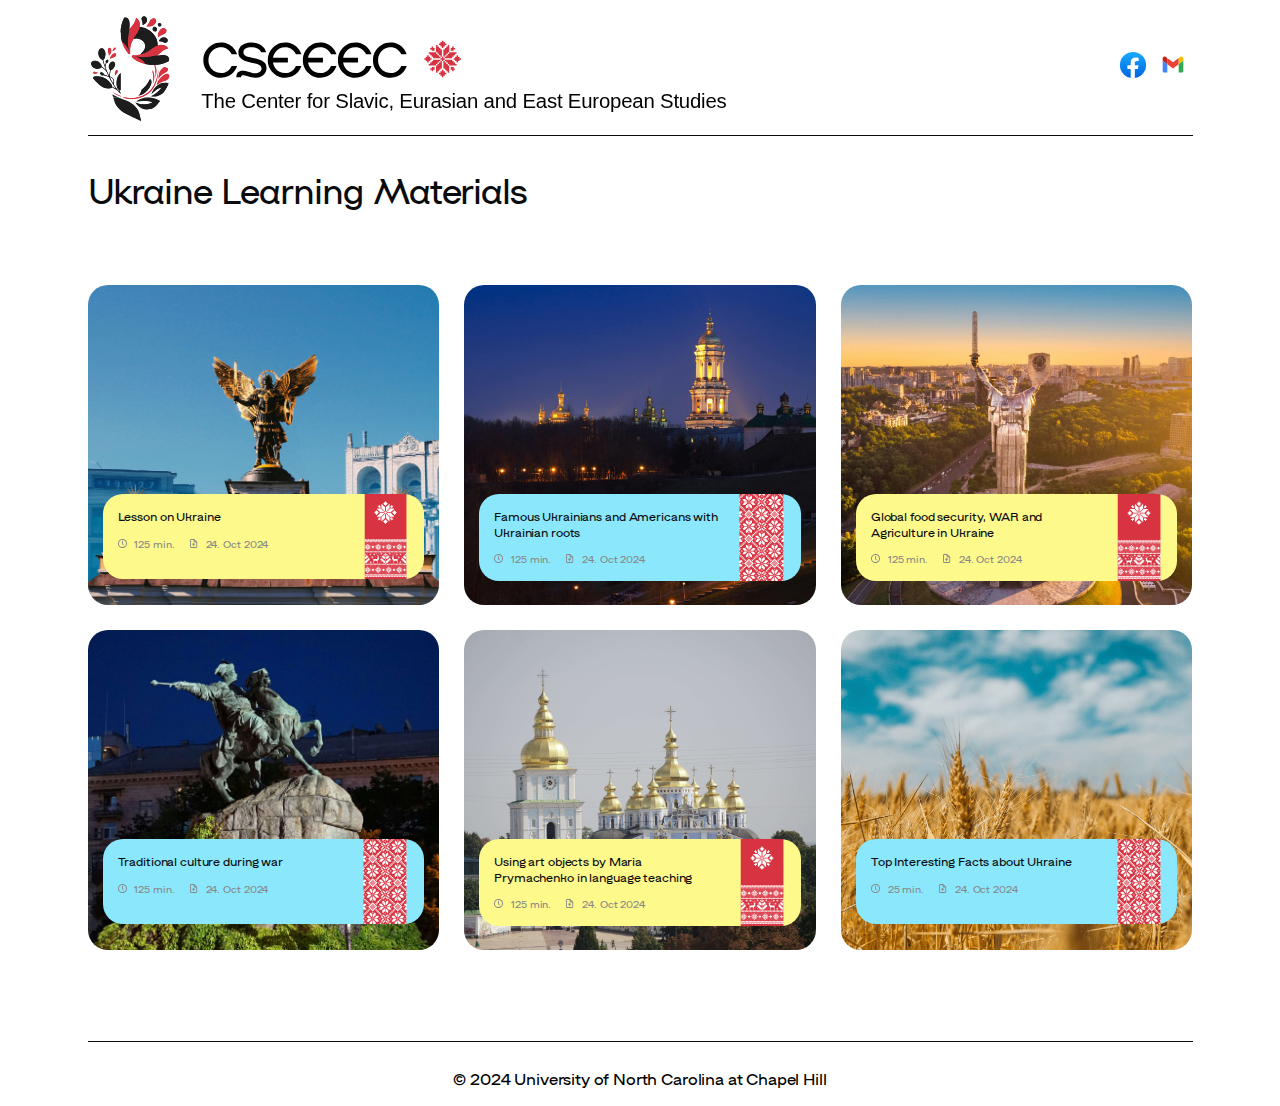
<file: index.html>
<!DOCTYPE html>
<html
  xmlns="http://www.w3.org/1999/xhtml"
  lang="en-us"
  dir="ltr"
  class="html_color"
>
  <head>
    <!-- For browsers -->
    <meta charset="utf-8" />
    <meta
      name="viewport"
      content="width=device-width, initial-scale=1, viewport-fit=cover"
    />
    <meta http-equiv="X-UA-Compatible" content="IE=edge" />
    <link rel="dns-prefetch" href="https://www.google-analytics.com" />
    <link rel="dns-prefetch" href="https://www.googletagmanager.com" />
    <link rel="dns-prefetch" href="https://www.facebook.com" />

    <!-- General -->
    <title>
      CSEEES | The Center for Slavic Eurasian and East European Studies
    </title>

    <!--     <link rel="preload" href="fonts/NAMU-1850.woff2" as="font" type="font/woff2" crossorigin="anonymous">
    <link rel="preload" href="fonts/NAMU-1600.woff2" as="font" type="font/woff2" crossorigin="anonymous"> -->

    <link rel="stylesheet" type="text/css" href="css/normalize.css" />
    <link rel="stylesheet" type="text/css" href="css/index.css" />

    <link rel="canonical" href="https://cseees.unc.edu/" />
    <link rel="alternate" href="" hreflang="en" />

    <!-- <base href="http://10.0.1.2:3000"> -->
    <meta name="robots" content="notranslate" />
    <meta name="keywords" content="" />
    <meta name="subject" content="" />
    <meta name="description" content="" />
    <meta name="author" content="" />
    <meta name="copyright" content="" />
    <meta name="rating" content="General" />

    <!-- Device -->

    <meta name="HandheldFriendly" content="true" />
    <meta name="apple-mobile-web-app-capable" content="yes" />
    <meta name="apple-mobile-web-app-status-bar-style" content="black" />
    <meta name="apple-mobile-web-app-title" content="" />
    <meta name="mobile-web-app-capable" content="yes" />
    <meta name="application-name" content="CSEEES" />
    <meta name="msapplication-tooltip" content="" />

    <!-- Geo-tags -->

    <meta name="ICBM" content="" />
    <meta name="geo.position" content="" />
    <meta name="geo.region" content="" />
    <meta name="geo.placename" content="" />

    <!-- Facebook -->

    <meta
      property="og:title"
      content="CSEEES | The Center for Slavic Eurasian and East European Studies"
    />
    <meta property="og:description" content="" />
    <meta property="og:url" content="https://cseees.unc.edu/" />
    <meta property="og:site_name" content="CSEEES" />
    <meta property="og:type" content="website" />
    <meta property="og:locale" content="en-us" />
    <meta property="og:image" content="" />
    <meta property="og:image:width" content="600" />
    <meta property="og:image:height" content="600" />

    <!-- Twitter -->

    <meta name="twitter:site" content="https://cseees.unc.edu/" />
    <meta name="twitter:creator" content="" />
    <meta
      name="twitter:title"
      content="CSEEES | The Center for Slavic Eurasian and East European Studies"
    />
    <meta name="twitter:description" content="" />
    <meta name="twitter:card" content="summary_large_image" />
    <meta name="twitter:image" content="img/favicon/social_link.png" />

    <!-- Favicon -->

    <link
      rel="icon"
      type="image/png"
      sizes="16x16"
      href="img/favicon/favicon-16x16.png"
    />
    <link
      rel="icon"
      type="image/png"
      sizes="32x32"
      href="img/favicon/favicon-32x32.png"
    />
    <link
      rel="icon"
      type="image/png"
      sizes="228x228"
      href="img/favicon/opera-coast-228x228.png"
    />
    <link
      rel="apple-touch-icon"
      sizes="1024x1024"
      href="img/favicon/apple-touch-icon-1024x1024.png"
    />
    <link
      rel="apple-touch-icon"
      sizes="180x180"
      href="img/favicon/apple-touch-icon-180x180.png"
    />
    <link
      rel="apple-touch-icon"
      sizes="167x167"
      href="img/favicon/apple-touch-icon-167x167.png"
    />
    <link
      rel="apple-touch-icon"
      sizes="152x152"
      href="img/favicon/apple-touch-icon-152x152.png"
    />
    <link
      rel="apple-touch-icon"
      sizes="144x144"
      href="img/favicon/apple-touch-icon-144x144.png"
    />
    <link
      rel="apple-touch-icon"
      sizes="120x120"
      href="img/favicon/apple-touch-icon-120x120.png"
    />
    <link
      rel="apple-touch-icon"
      sizes="114x114"
      href="img/favicon/apple-touch-icon-114x114.png"
    />
    <link
      rel="apple-touch-icon"
      sizes="76x76"
      href="img/favicon/apple-touch-icon-76x76.png"
    />
    <link
      rel="apple-touch-icon"
      sizes="72x72"
      href="img/favicon/apple-touch-icon-72x72.png"
    />

    <link
      rel="mask-icon"
      href="img/favicon/safari-pinned-tab.svg"
      color="#8BE8FC"
    />
    <link rel="shortcut icon" href="img/favicon/apple-touch-icon-144x144.png" />

    <!-- PWA icon -->

    <link rel="manifest" href="victory.webmanifest" />
    <link
      rel="apple-touch-icon-precomposed"
      sizes="180x180"
      href="img/favicon/apple-touch-icon-precomposed-180x180.png"
    />
    <link
      rel="apple-touch-icon-precomposed"
      sizes="167x167"
      href="img/favicon/apple-touch-icon-precomposed-167x167.png"
    />
    <link
      rel="apple-touch-icon-precomposed"
      sizes="152x152"
      href="img/favicon/apple-touch-icon-precomposed-152x152.png"
    />
    <link
      rel="apple-touch-icon-precomposed"
      sizes="144x144"
      href="img/favicon/apple-touch-icon-precomposed-144x144.png"
    />
    <link
      rel="apple-touch-icon-precomposed"
      sizes="120x120"
      href="img/favicon/apple-touch-icon-precomposed-120x120.png"
    />
    <link
      rel="apple-touch-icon-precomposed"
      sizes="114x114"
      href="img/favicon/apple-touch-icon-precomposed-114x114.png"
    />

    <link
      rel="apple-touch-startup-image"
      media="(width: 320px) and (height: 568px) and (-webkit-pixel-ratio: 2) and (orientation: portrait)"
      href="img/favicon/iPhone5.png"
    />
    <link
      rel="apple-touch-startup-image"
      media="(width: 320px) and (height: 568px) and (-webkit-pixel-ratio: 2) and (orientation: landscape)"
      href="img/favicon/iPhone5_album.png"
    />

    <link
      rel="apple-touch-startup-image"
      media="(width: 375px) and (height: 667px) and (-webkit-pixel-ratio: 2) and (orientation: portrait)"
      href="img/favicon/iPhone8,7,6s,6.png"
    />
    <link
      rel="apple-touch-startup-image"
      media="(width: 375px) and (height: 667px) and (-webkit-pixel-ratio: 2) and (orientation: landscape)"
      href="img/favicon/iPhone8,7,6s,6_album.png"
    />

    <link
      rel="apple-touch-startup-image"
      media="(width: 414px) and (height: 736px) and (-webkit-pixel-ratio: 3) and (orientation: portrait)"
      href="img/favicon/iPhone8Plus,7Plus,6sPlus,6Plus.png"
    />
    <link
      rel="apple-touch-startup-image"
      media="(width: 414px) and (height: 736px) and (-webkit-pixel-ratio: 3) and (orientation: landscape)"
      href="img/favicon/iPhone8Plus,7Plus,6sPlus,6Plus_album.png"
    />

    <link
      rel="apple-touch-startup-image"
      media="(width: 414px) and (height: 896px) and (-webkit-pixel-ratio: 2) and (orientation: portrait)"
      href="img/favicon/iPhoneXr.png"
    />
    <link
      rel="apple-touch-startup-image"
      media="(width: 414px) and (height: 896px) and (-webkit-pixel-ratio: 2) and (orientation: landscape)"
      href="img/favicon/iPhoneXr_album.png"
    />

    <link
      rel="apple-touch-startup-image"
      media="(width: 375px) and (height: 812px) and (-webkit-pixel-ratio: 3) and (orientation: portrait)"
      href="img/favicon/iPhoneX,Xs.png"
    />
    <link
      rel="apple-touch-startup-image"
      media="(width: 375px) and (height: 812px) and (-webkit-pixel-ratio: 3) and (orientation: landscape)"
      href="img/favicon/iPhoneX,Xs_album.png"
    />

    <link
      rel="apple-touch-startup-image"
      media="(width: 414px) and (height: 896px) and (-webkit-pixel-ratio: 3) and (orientation: portrait)"
      href="img/favicon/iPhoneXsMax.png"
    />
    <link
      rel="apple-touch-startup-image"
      media="(width: 414px) and (height: 896px) and (-webkit-pixel-ratio: 3) and (orientation: landscape)"
      href="img/favicon/iPhoneXsMax_album.png"
    />

    <link
      rel="apple-touch-startup-image"
      media="(width: 768px) and (height: 1024px) and (-webkit-pixel-ratio: 2) and (orientation: portrait)"
      href="img/favicon/iPadMini,Air.png"
    />
    <link
      rel="apple-touch-startup-image"
      media="(width: 768px) and (height: 1024px) and (-webkit-pixel-ratio: 2) and (orientation: landscape)"
      href="img/favicon/iPadMini,Air_album.png"
    />

    <link
      rel="apple-touch-startup-image"
      media="(width: 810px) and (height: 1080px) and (-webkit-pixel-ratio: 2) and (orientation: portrait)"
      href="img/favicon/iPadPro10.2.png"
    />
    <link
      rel="apple-touch-startup-image"
      media="(width: 810px) and (height: 1080px) and (-webkit-pixel-ratio: 2) and (orientation: landscape)"
      href="img/favicon/iPadPro10.2_album.png"
    />

    <link
      rel="apple-touch-startup-image"
      media="(width: 834px) and (height: 1112px) and (-webkit-pixel-ratio: 2) and (orientation: portrait)"
      href="img/favicon/iPadPro10.5.png"
    />
    <link
      rel="apple-touch-startup-image"
      media="(width: 834px) and (height: 1112px) and (-webkit-pixel-ratio: 2) and (orientation: landscape)"
      href="img/favicon/iPadPro10.5_album.png"
    />

    <link
      rel="apple-touch-startup-image"
      media="(width: 834px) and (height: 1194px) and (-webkit-pixel-ratio: 2) and (orientation: portrait)"
      href="img/favicon/iPadPro11.png"
    />
    <link
      rel="apple-touch-startup-image"
      media="(width: 834px) and (height: 1194px) and (-webkit-pixel-ratio: 2) and (orientation: landscape)"
      href="img/favicon/iPadPro11_album.png"
    />

    <link
      rel="apple-touch-startup-image"
      media="(width: 1024px) and (height: 1366px) and (-webkit-pixel-ratio: 2) and (orientation: portrait)"
      href="img/favicon/iPadPro12.9.png"
    />
    <link
      rel="apple-touch-startup-image"
      media="(width: 1024px) and (height: 1366px) and (-webkit-pixel-ratio: 2) and (orientation: landscape)"
      href="img/favicon/iPadPro12.9_album.png"
    />

    <link
      rel="apple-touch-startup-image"
      href="img/favicon/apple-touch-icon-precomposed-180x180.png"
    />

    <meta name="msapplication-TileColor" content="#000000" />
    <meta
      name="msapplication-TileImage"
      content="img/favicon/apple-touch-icon-144x144.png"
    />
    <meta
      name="msapplication-square70x70logo"
      content="img/favicon/mstile-70x70.png"
    />
    <meta
      name="msapplication-square150x150logo"
      content="img/favicon/mstile-150x150.png"
    />
    <meta
      name="msapplication-square310x310logo"
      content="img/favicon/mstile-310x310.png"
    />
    <meta
      name="msapplication-wide310x150logo"
      content="img/favicon/mstile-310x150.png"
    />
    <meta name="theme-color" content="#000000" />

    <!-- Microdata -->

    <script type="application/ld+json">
      {
        "@context": "http://schema.org",
        "@type": "",
        "address": {
          "@type": "PostalAddress",
          "addressLocality": "USA",
          "url": "https://cseees.unc.edu/"
        },
        "description": "The Center for Slavic Eurasian and East European Studies",
        "image": "img/favicon/mstile-310x310.png",
        "email": "",
        "name": "CSEEES",
        "telephone": "",
        "openingHours": "",
        "geo": { "@type": "GeoCoordinates", "latitude": "", "longitude": "" },
        "hasMap": "",
        "foundingDate": "2019-09-01",
        "foundingLocation": "USA",
        "isicv4": ""
      }
    </script>
    <script type="application/ld+json">
      {
        "@context": "https://schema.org",
        "@type": "Organization",
        "name": "CSEEES | The Center for Slavic Eurasian and East European Studies",
        "url": "https://cseees.unc.edu/",
        "logo": "img/favicon/mstile-310x310.png",
        "sameAs": [
          "https://www.facebook.com/",
          "https://www.instagram.com/",
          "https://www.linkedin.com/"
        ],
        "contactPoint": {
          "@type": "ContactPoint",
          "telephone": "",
          "contactType": "customer service"
        }
      }
    </script>
  </head>

  <body class="wrapper">
    <header class="header_position">
      <div class="header header_size header_style">
        <a href="" class="header__img_size">
          <img src="img/logo.svg" alt="logotype" class="header__img_size" />
        </a>
        <ul class="header__link">
          <li class="header__link_style">
            <a href="#" onclick="shareOnFacebook()" target="_blank">
              <img src="img/facebook.svg" alt="Share on Facebook" />
            </a>
          </li>

          <script>
            function shareOnFacebook() {
              const url = encodeURIComponent(window.location.href);
              const facebookShareUrl = `https://www.facebook.com/sharer/sharer.php?u=${url}`;
              window.open(
                facebookShareUrl,
                "facebook-share-dialog",
                "width=800,height=600"
              );
              return false;
            }
          </script>
          <!-- <li class="header__link_style">
            <a href="#"><img src="img/instagram.svg" alt="" /></a>
          </li>
          <li class="header__link_style">
            <a href="#"><img src="img/snapchat.svg" alt="" /></a>
          </li> -->
          <li class="header__link_style">
            <a href="#" onclick="shareByEmail()" target="_blank">
              <img src="img/gmail.svg" alt="Share via Email" />
            </a>
          </li>

          <script>
            function shareByEmail() {
              const subject = encodeURIComponent(
                "Ukraine Learning Materials from UNC CSEEES"
              );
              const body = encodeURIComponent(
                `I wanted to share these learning materials about Ukraine, provided by the Center for Slavic, Eurasian, and East European Studies (CSEEES) at UNC. Check them out here: ${window.location.href}`
              );
              window.location.href = `mailto:?subject=${subject}&body=${body}`;
            }
          </script>
          <!-- <li class="header__link_style">
            <a href="#"><img src="img/gmail.svg" alt="" /></a>
          </li> -->
        </ul>
      </div>
    </header>
    <main>
      <article>
        <h1 tabindex="-1" class="visually-hidden">
          CSEEES | The Center for Slavic Eurasian and East European Studies
        </h1>
        <section class="grid index-title block-gap-title_size">
          <h2 tabindex="0" class="h2 index-title__h1 index-title__h1_style">
            Ukraine Learning Materials
          </h2>
          <ul class="link link_style">
            <li class="link__block link__block_style">
              <a
                href="https://docs.google.com/presentation/d/1KpEhkWJdhfneE_yMzWfd_e-8tukquPEU/edit?usp=drive_link&ouid=116573393258026987402&rtpof=true&sd=true"
                target="_blank"
              >
                <figure class="link__block-figure_size">
                  <img
                    srcset=""
                    src="img/1.jpg"
                    alt="#"
                    class="link__block-img_size"
                  />
                  <figcaption
                    class="link__block-figcaption link__block-figcaption_even-style"
                  >
                    <p class="link__block-title_style a">Lesson on Ukraine</p>
                    <ul class="link__block-ul">
                      <li
                        class="link__block-text_style link__block-text_style-clock-icon span"
                      >
                        125 min.
                      </li>
                      <li
                        class="link__block-text_style link__block-text_style-upload-icon span"
                      >
                        24. Oct 2024
                      </li>
                    </ul>
                  </figcaption>
                </figure>
              </a>
            </li>
            <li class="link__block link__block_style">
              <a
                href="https://docs.google.com/document/d/1fW9z0oCU6NLYsVFMW8GnKcoISqwCdWg77a_NzbUg-8I/edit?usp=drive_link"
                target="_blank"
              >
                <figure class="link__block-figure_size">
                  <img
                    srcset=""
                    src="img/2.jpg"
                    alt="#"
                    class="link__block-img_size"
                  />
                  <figcaption
                    class="link__block-figcaption link__block-figcaption_odd-style"
                  >
                    <p class="link__block-title_style a">
                      Famous Ukrainians and Americans with Ukrainian roots
                    </p>
                    <ul class="link__block-ul">
                      <li
                        class="link__block-text_style link__block-text_style-clock-icon span"
                      >
                        125 min.
                      </li>
                      <li
                        class="link__block-text_style link__block-text_style-upload-icon span"
                      >
                        24. Oct 2024
                      </li>
                    </ul>
                  </figcaption>
                </figure>
              </a>
            </li>
            <li class="link__block link__block_style">
              <a
                href="https://drive.google.com/drive/folders/16jEETtNqLvDcnqVphXocIo8Omk30IcMx?usp=drive_link"
                target="_blank"
              >
                <figure class="link__block-figure_size">
                  <img
                    srcset=""
                    src="img/3.jpg"
                    alt="#"
                    class="link__block-img_size"
                  />
                  <figcaption
                    class="link__block-figcaption link__block-figcaption_even-style"
                  >
                    <p class="link__block-title_style a">
                      Global food security, WAR and Agriculture in Ukraine
                    </p>
                    <ul class="link__block-ul">
                      <li
                        class="link__block-text_style link__block-text_style-clock-icon span"
                      >
                        125 min.
                      </li>
                      <li
                        class="link__block-text_style link__block-text_style-upload-icon span"
                      >
                        24. Oct 2024
                      </li>
                    </ul>
                  </figcaption>
                </figure>
              </a>
            </li>
            <li class="link__block link__block_style">
              <a
                href="https://docs.google.com/presentation/d/1qy_lLUWY754GosQhPEXOI8vnH8QMl4tA7kEGj7lZc4w/edit?usp=drive_link"
                target="_blank"
              >
                <figure class="link__block-figure_size">
                  <img
                    srcset=""
                    src="img/4.jpg"
                    alt="#"
                    class="link__block-img_size"
                  />
                  <figcaption
                    class="link__block-figcaption link__block-figcaption_odd-style"
                  >
                    <p class="link__block-title_style a">
                      Traditional culture during war
                    </p>
                    <ul class="link__block-ul">
                      <li
                        class="link__block-text_style link__block-text_style-clock-icon span"
                      >
                        125 min.
                      </li>
                      <li
                        class="link__block-text_style link__block-text_style-upload-icon span"
                      >
                        24. Oct 2024
                      </li>
                    </ul>
                  </figcaption>
                </figure>
              </a>
            </li>
            <li class="link__block link__block_style">
              <a
                href="https://drive.google.com/drive/folders/1VIhiXh7EGLYdgKPw-iwJluz2F7NeX2hi?usp=drive_link"
                target="_blank"
              >
                <figure class="link__block-figure_size">
                  <img
                    srcset=""
                    src="img/5.jpg"
                    alt="#"
                    class="link__block-img_size"
                  />
                  <figcaption
                    class="link__block-figcaption link__block-figcaption_even-style"
                  >
                    <p class="link__block-title_style a">
                      Using art objects by Maria Prymachenko in language
                      teaching
                    </p>
                    <ul class="link__block-ul">
                      <li
                        class="link__block-text_style link__block-text_style-clock-icon span"
                      >
                        125 min.
                      </li>
                      <li
                        class="link__block-text_style link__block-text_style-upload-icon span"
                      >
                        24. Oct 2024
                      </li>
                    </ul>
                  </figcaption>
                </figure>
              </a>
            </li>
            <li class="link__block link__block_style">
              <a href="article.html" target="_blank">
                <figure class="link__block-figure_size">
                  <img
                    srcset=""
                    src="img/6.png"
                    alt="#"
                    class="link__block-img_size"
                  />
                  <figcaption
                    class="link__block-figcaption link__block-figcaption_odd-style"
                  >
                    <p class="link__block-title_style a">
                      Top Interesting Facts about Ukraine
                    </p>
                    <ul class="link__block-ul">
                      <li
                        class="link__block-text_style link__block-text_style-clock-icon span"
                      >
                        25 min.
                      </li>
                      <li
                        class="link__block-text_style link__block-text_style-upload-icon span"
                      >
                        24. Oct 2024
                      </li>
                    </ul>
                  </figcaption>
                </figure>
              </a>
            </li>
          </ul>
        </section>
      </article>
    </main>
    <footer class="footer_style">
      <span class="p" itemprop="datePublished" content="2024-10-05"
        >© 2024 University of North Carolina at Chapel Hill</span
      >
    </footer>
  </body>
</html>
</file>
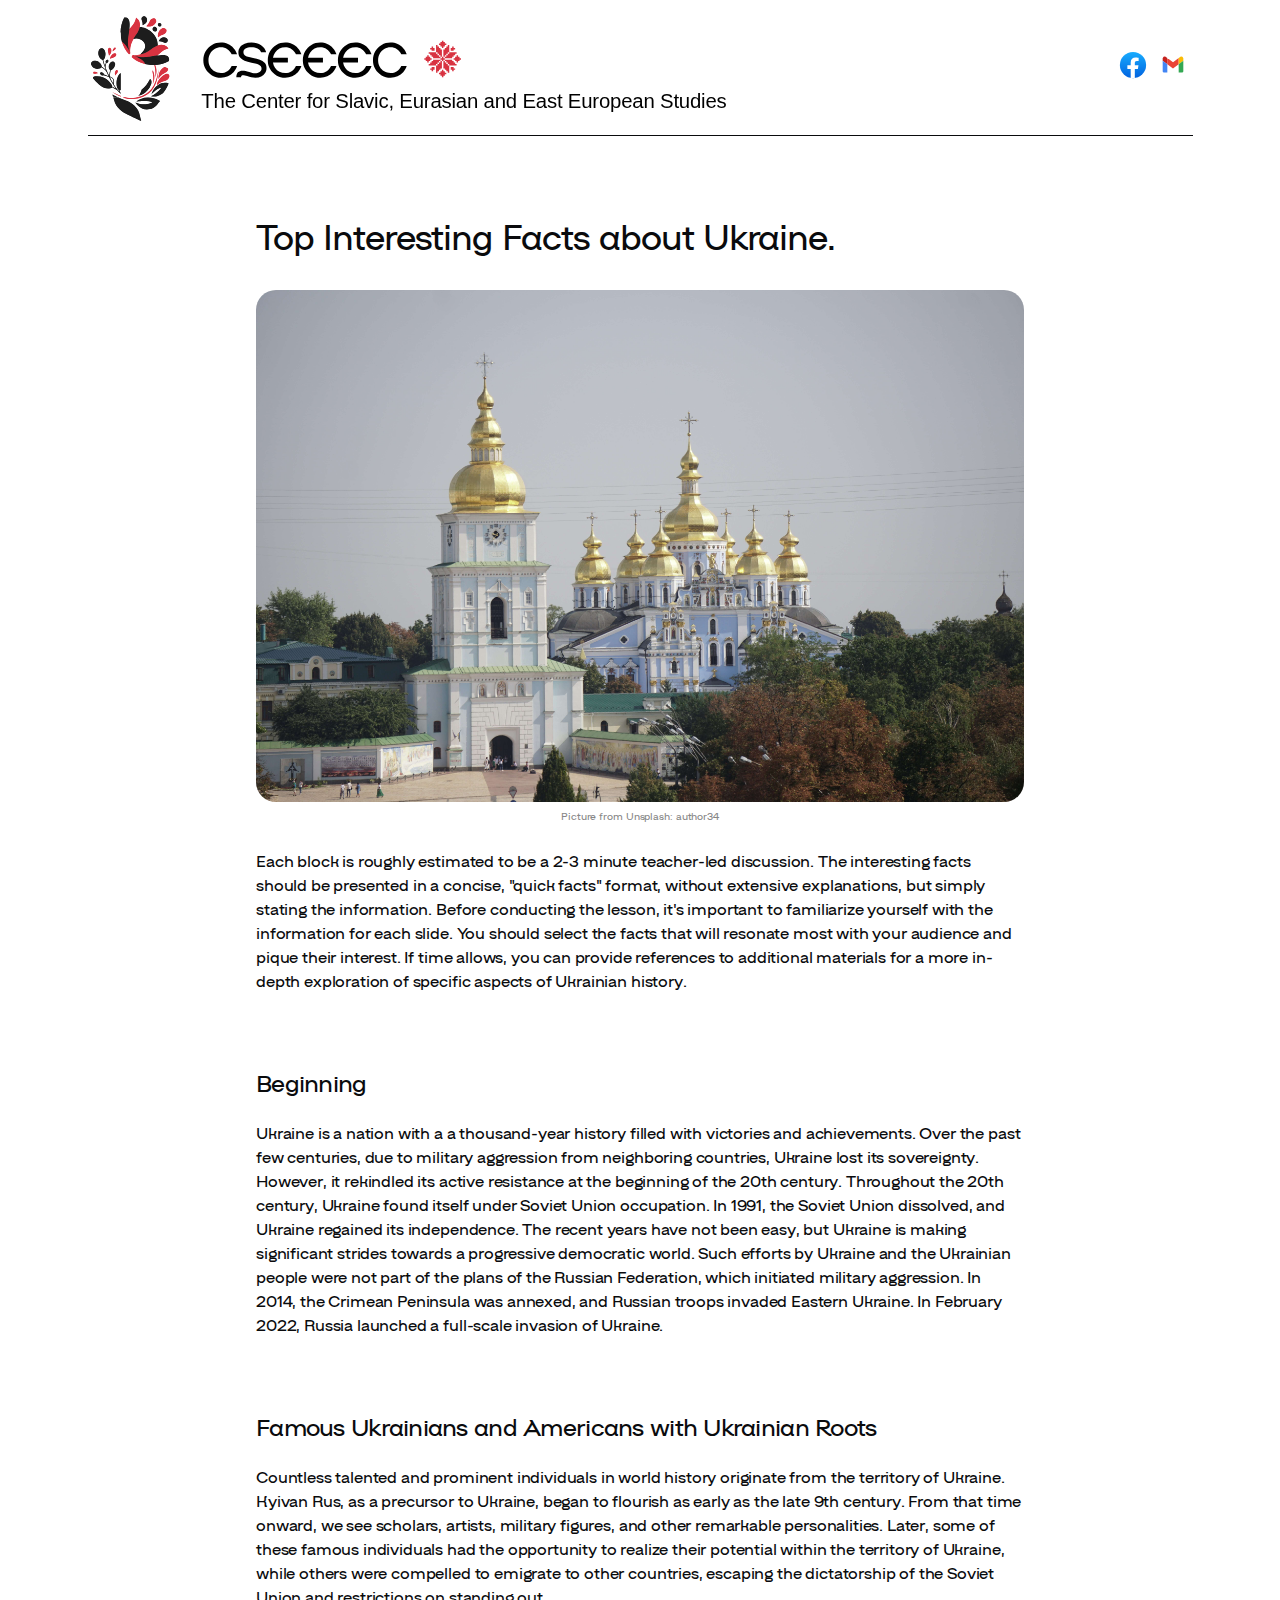
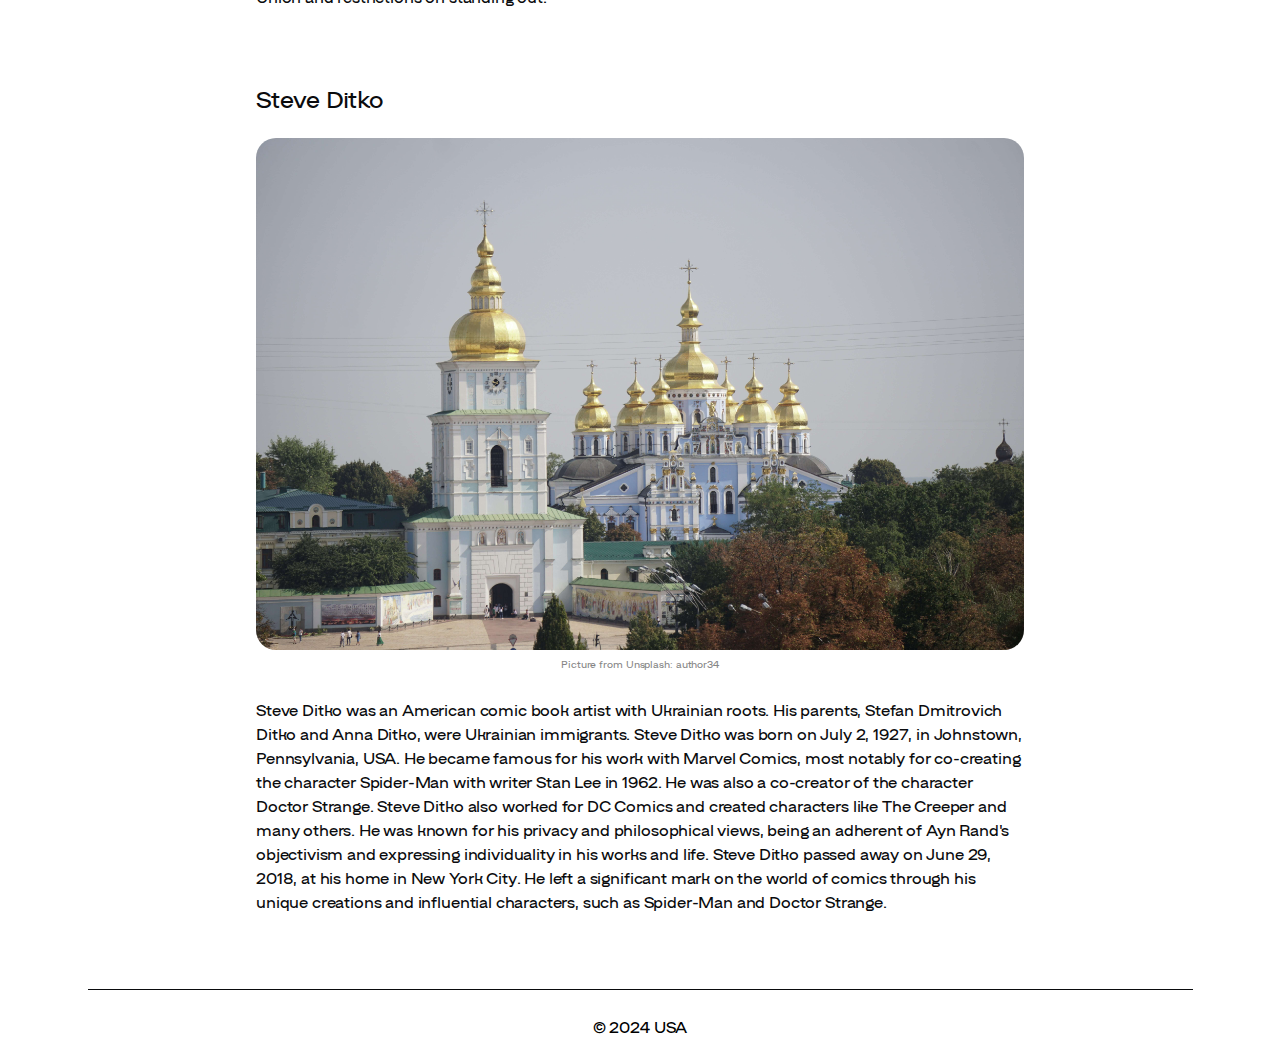
<file: article.html>
<!DOCTYPE html>
<html
  xmlns="http://www.w3.org/1999/xhtml"
  lang="en-us"
  dir="ltr"
  class="html_color"
>
  <head>
    <!-- For browsers -->
    <meta charset="utf-8" />
    <meta
      name="viewport"
      content="width=device-width, initial-scale=1, viewport-fit=cover"
    />
    <meta http-equiv="X-UA-Compatible" content="IE=edge" />
    <link rel="dns-prefetch" href="https://www.google-analytics.com" />
    <link rel="dns-prefetch" href="https://www.googletagmanager.com" />
    <link rel="dns-prefetch" href="https://www.facebook.com" />

    <!-- General -->
    <title>
      CSEEES | The Center for Slavic Eurasian and East European Studies
    </title>

    <!--     <link rel="preload" href="fonts/NAMU-1850.woff2" as="font" type="font/woff2" crossorigin="anonymous">
    <link rel="preload" href="fonts/NAMU-1600.woff2" as="font" type="font/woff2" crossorigin="anonymous"> -->

    <link rel="stylesheet" type="text/css" href="css/normalize.css" />
    <link rel="stylesheet" type="text/css" href="css/index.css" />

    <link rel="canonical" href="https://cseees.unc.edu/" />
    <link rel="alternate" href="" hreflang="en" />

    <!-- <base href="http://10.0.1.2:3000"> -->
    <meta name="robots" content="notranslate" />
    <meta name="keywords" content="" />
    <meta name="subject" content="" />
    <meta name="description" content="" />
    <meta name="author" content="" />
    <meta name="copyright" content="" />
    <meta name="rating" content="General" />

    <!-- Device -->

    <meta name="HandheldFriendly" content="true" />
    <meta name="apple-mobile-web-app-capable" content="yes" />
    <meta name="apple-mobile-web-app-status-bar-style" content="black" />
    <meta name="apple-mobile-web-app-title" content="" />
    <meta name="mobile-web-app-capable" content="yes" />
    <meta name="application-name" content="CSEEES" />
    <meta name="msapplication-tooltip" content="" />

    <!-- Geo-tags -->

    <meta name="ICBM" content="" />
    <meta name="geo.position" content="" />
    <meta name="geo.region" content="" />
    <meta name="geo.placename" content="" />

    <!-- Facebook -->

    <meta
      property="og:title"
      content="CSEEES | The Center for Slavic Eurasian and East European Studies"
    />
    <meta property="og:description" content="" />
    <meta property="og:url" content="https://cseees.unc.edu/" />
    <meta property="og:site_name" content="CSEEES" />
    <meta property="og:type" content="website" />
    <meta property="og:locale" content="en-us" />
    <meta property="og:image" content="" />
    <meta property="og:image:width" content="600" />
    <meta property="og:image:height" content="600" />

    <!-- Twitter -->

    <meta name="twitter:site" content="https://cseees.unc.edu/" />
    <meta name="twitter:creator" content="" />
    <meta
      name="twitter:title"
      content="CSEEES | The Center for Slavic Eurasian and East European Studies"
    />
    <meta name="twitter:description" content="" />
    <meta name="twitter:card" content="summary_large_image" />
    <meta name="twitter:image" content="img/favicon/social_link.png" />

    <!-- Favicon -->

    <link
      rel="icon"
      type="image/png"
      sizes="16x16"
      href="img/favicon/favicon-16x16.png"
    />
    <link
      rel="icon"
      type="image/png"
      sizes="32x32"
      href="img/favicon/favicon-32x32.png"
    />
    <link
      rel="icon"
      type="image/png"
      sizes="228x228"
      href="img/favicon/opera-coast-228x228.png"
    />
    <link
      rel="apple-touch-icon"
      sizes="1024x1024"
      href="img/favicon/apple-touch-icon-1024x1024.png"
    />
    <link
      rel="apple-touch-icon"
      sizes="180x180"
      href="img/favicon/apple-touch-icon-180x180.png"
    />
    <link
      rel="apple-touch-icon"
      sizes="167x167"
      href="img/favicon/apple-touch-icon-167x167.png"
    />
    <link
      rel="apple-touch-icon"
      sizes="152x152"
      href="img/favicon/apple-touch-icon-152x152.png"
    />
    <link
      rel="apple-touch-icon"
      sizes="144x144"
      href="img/favicon/apple-touch-icon-144x144.png"
    />
    <link
      rel="apple-touch-icon"
      sizes="120x120"
      href="img/favicon/apple-touch-icon-120x120.png"
    />
    <link
      rel="apple-touch-icon"
      sizes="114x114"
      href="img/favicon/apple-touch-icon-114x114.png"
    />
    <link
      rel="apple-touch-icon"
      sizes="76x76"
      href="img/favicon/apple-touch-icon-76x76.png"
    />
    <link
      rel="apple-touch-icon"
      sizes="72x72"
      href="img/favicon/apple-touch-icon-72x72.png"
    />

    <link
      rel="mask-icon"
      href="img/favicon/safari-pinned-tab.svg"
      color="#8BE8FC"
    />
    <link rel="shortcut icon" href="img/favicon/apple-touch-icon-144x144.png" />

    <!-- PWA icon -->

    <link rel="manifest" href="victory.webmanifest" />
    <link
      rel="apple-touch-icon-precomposed"
      sizes="180x180"
      href="img/favicon/apple-touch-icon-precomposed-180x180.png"
    />
    <link
      rel="apple-touch-icon-precomposed"
      sizes="167x167"
      href="img/favicon/apple-touch-icon-precomposed-167x167.png"
    />
    <link
      rel="apple-touch-icon-precomposed"
      sizes="152x152"
      href="img/favicon/apple-touch-icon-precomposed-152x152.png"
    />
    <link
      rel="apple-touch-icon-precomposed"
      sizes="144x144"
      href="img/favicon/apple-touch-icon-precomposed-144x144.png"
    />
    <link
      rel="apple-touch-icon-precomposed"
      sizes="120x120"
      href="img/favicon/apple-touch-icon-precomposed-120x120.png"
    />
    <link
      rel="apple-touch-icon-precomposed"
      sizes="114x114"
      href="img/favicon/apple-touch-icon-precomposed-114x114.png"
    />

    <link
      rel="apple-touch-startup-image"
      media="(width: 320px) and (height: 568px) and (-webkit-pixel-ratio: 2) and (orientation: portrait)"
      href="img/favicon/iPhone5.png"
    />
    <link
      rel="apple-touch-startup-image"
      media="(width: 320px) and (height: 568px) and (-webkit-pixel-ratio: 2) and (orientation: landscape)"
      href="img/favicon/iPhone5_album.png"
    />

    <link
      rel="apple-touch-startup-image"
      media="(width: 375px) and (height: 667px) and (-webkit-pixel-ratio: 2) and (orientation: portrait)"
      href="img/favicon/iPhone8,7,6s,6.png"
    />
    <link
      rel="apple-touch-startup-image"
      media="(width: 375px) and (height: 667px) and (-webkit-pixel-ratio: 2) and (orientation: landscape)"
      href="img/favicon/iPhone8,7,6s,6_album.png"
    />

    <link
      rel="apple-touch-startup-image"
      media="(width: 414px) and (height: 736px) and (-webkit-pixel-ratio: 3) and (orientation: portrait)"
      href="img/favicon/iPhone8Plus,7Plus,6sPlus,6Plus.png"
    />
    <link
      rel="apple-touch-startup-image"
      media="(width: 414px) and (height: 736px) and (-webkit-pixel-ratio: 3) and (orientation: landscape)"
      href="img/favicon/iPhone8Plus,7Plus,6sPlus,6Plus_album.png"
    />

    <link
      rel="apple-touch-startup-image"
      media="(width: 414px) and (height: 896px) and (-webkit-pixel-ratio: 2) and (orientation: portrait)"
      href="img/favicon/iPhoneXr.png"
    />
    <link
      rel="apple-touch-startup-image"
      media="(width: 414px) and (height: 896px) and (-webkit-pixel-ratio: 2) and (orientation: landscape)"
      href="img/favicon/iPhoneXr_album.png"
    />

    <link
      rel="apple-touch-startup-image"
      media="(width: 375px) and (height: 812px) and (-webkit-pixel-ratio: 3) and (orientation: portrait)"
      href="img/favicon/iPhoneX,Xs.png"
    />
    <link
      rel="apple-touch-startup-image"
      media="(width: 375px) and (height: 812px) and (-webkit-pixel-ratio: 3) and (orientation: landscape)"
      href="img/favicon/iPhoneX,Xs_album.png"
    />

    <link
      rel="apple-touch-startup-image"
      media="(width: 414px) and (height: 896px) and (-webkit-pixel-ratio: 3) and (orientation: portrait)"
      href="img/favicon/iPhoneXsMax.png"
    />
    <link
      rel="apple-touch-startup-image"
      media="(width: 414px) and (height: 896px) and (-webkit-pixel-ratio: 3) and (orientation: landscape)"
      href="img/favicon/iPhoneXsMax_album.png"
    />

    <link
      rel="apple-touch-startup-image"
      media="(width: 768px) and (height: 1024px) and (-webkit-pixel-ratio: 2) and (orientation: portrait)"
      href="img/favicon/iPadMini,Air.png"
    />
    <link
      rel="apple-touch-startup-image"
      media="(width: 768px) and (height: 1024px) and (-webkit-pixel-ratio: 2) and (orientation: landscape)"
      href="img/favicon/iPadMini,Air_album.png"
    />

    <link
      rel="apple-touch-startup-image"
      media="(width: 810px) and (height: 1080px) and (-webkit-pixel-ratio: 2) and (orientation: portrait)"
      href="img/favicon/iPadPro10.2.png"
    />
    <link
      rel="apple-touch-startup-image"
      media="(width: 810px) and (height: 1080px) and (-webkit-pixel-ratio: 2) and (orientation: landscape)"
      href="img/favicon/iPadPro10.2_album.png"
    />

    <link
      rel="apple-touch-startup-image"
      media="(width: 834px) and (height: 1112px) and (-webkit-pixel-ratio: 2) and (orientation: portrait)"
      href="img/favicon/iPadPro10.5.png"
    />
    <link
      rel="apple-touch-startup-image"
      media="(width: 834px) and (height: 1112px) and (-webkit-pixel-ratio: 2) and (orientation: landscape)"
      href="img/favicon/iPadPro10.5_album.png"
    />

    <link
      rel="apple-touch-startup-image"
      media="(width: 834px) and (height: 1194px) and (-webkit-pixel-ratio: 2) and (orientation: portrait)"
      href="img/favicon/iPadPro11.png"
    />
    <link
      rel="apple-touch-startup-image"
      media="(width: 834px) and (height: 1194px) and (-webkit-pixel-ratio: 2) and (orientation: landscape)"
      href="img/favicon/iPadPro11_album.png"
    />

    <link
      rel="apple-touch-startup-image"
      media="(width: 1024px) and (height: 1366px) and (-webkit-pixel-ratio: 2) and (orientation: portrait)"
      href="img/favicon/iPadPro12.9.png"
    />
    <link
      rel="apple-touch-startup-image"
      media="(width: 1024px) and (height: 1366px) and (-webkit-pixel-ratio: 2) and (orientation: landscape)"
      href="img/favicon/iPadPro12.9_album.png"
    />

    <link
      rel="apple-touch-startup-image"
      href="img/favicon/apple-touch-icon-precomposed-180x180.png"
    />

    <meta name="msapplication-TileColor" content="#000000" />
    <meta
      name="msapplication-TileImage"
      content="img/favicon/apple-touch-icon-144x144.png"
    />
    <meta
      name="msapplication-square70x70logo"
      content="img/favicon/mstile-70x70.png"
    />
    <meta
      name="msapplication-square150x150logo"
      content="img/favicon/mstile-150x150.png"
    />
    <meta
      name="msapplication-square310x310logo"
      content="img/favicon/mstile-310x310.png"
    />
    <meta
      name="msapplication-wide310x150logo"
      content="img/favicon/mstile-310x150.png"
    />
    <meta name="theme-color" content="#000000" />

    <!-- Microdata -->

    <script type="application/ld+json">
      {
        "@context": "http://schema.org",
        "@type": "",
        "address": {
          "@type": "PostalAddress",
          "addressLocality": "USA",
          "url": "https://cseees.unc.edu/"
        },
        "description": "The Center for Slavic Eurasian and East European Studies",
        "image": "img/favicon/mstile-310x310.png",
        "email": "",
        "name": "CSEEES",
        "telephone": "",
        "openingHours": "",
        "geo": { "@type": "GeoCoordinates", "latitude": "", "longitude": "" },
        "hasMap": "",
        "foundingDate": "2019-09-01",
        "foundingLocation": "USA",
        "isicv4": ""
      }
    </script>
    <script type="application/ld+json">
      {
        "@context": "https://schema.org",
        "@type": "Organization",
        "name": "CSEEES | The Center for Slavic Eurasian and East European Studies",
        "url": "https://cseees.unc.edu/",
        "logo": "img/favicon/mstile-310x310.png",
        "sameAs": [
          "https://www.facebook.com/",
          "https://www.instagram.com/",
          "https://www.linkedin.com/"
        ],
        "contactPoint": {
          "@type": "ContactPoint",
          "telephone": "",
          "contactType": "customer service"
        }
      }
    </script>
  </head>

  <body class="wrapper">
    <header class="header_position">
      <div class="header header_size header_style">
        <a href="" class="header__img_size">
          <img src="img/logo.svg" alt="logotype" class="header__img_size" />
        </a>
        <ul class="header__link">
          <li class="header__link_style">
            <a href="#" onclick="shareOnFacebook()" target="_blank">
              <img src="img/facebook.svg" alt="Share on Facebook" />
            </a>
          </li>

          <script>
            function shareOnFacebook() {
              const url = encodeURIComponent(window.location.href);
              const facebookShareUrl = `https://www.facebook.com/sharer/sharer.php?u=${url}`;
              window.open(
                facebookShareUrl,
                "facebook-share-dialog",
                "width=800,height=600"
              );
              return false;
            }
          </script>
          <!-- <li class="header__link_style">
            <a href="#"><img src="img/instagram.svg" alt="" /></a>
          </li>
          <li class="header__link_style">
            <a href="#"><img src="img/snapchat.svg" alt="" /></a>
          </li> -->
          <li class="header__link_style">
            <a href="#" onclick="shareByEmail()" target="_blank">
              <img src="img/gmail.svg" alt="Share via Email" />
            </a>
          </li>

          <script>
            function shareByEmail() {
              const subject = encodeURIComponent(
                "Ukraine Learning Materials from UNC CSEEES"
              );
              const body = encodeURIComponent(
                `I wanted to share these learning materials about Ukraine, provided by the Center for Slavic, Eurasian, and East European Studies (CSEEES) at UNC. Check them out here: ${window.location.href}`
              );
              window.location.href = `mailto:?subject=${subject}&body=${body}`;
            }
          </script>
          <!-- <li class="header__link_style">
            <a href="#"><img src="img/gmail.svg" alt="" /></a>
          </li> -->
        </ul>
      </div>
    </header>
    <main>
      <article class="article_wrapper">
        <h1 tabindex="-1" class="visually-hidden">
          CSEEES | Famous Ukrainians and Americans with Ukrainian roots
        </h1>
        <section class="article__section_size">
          <h2 class="h2 article__image-title_style">
            Top Interesting Facts about Ukraine.
          </h2>
          <figure class="article__figure_size">
            <picture>
              <source type="" media="" srcset="" />
              <img
                srcset=""
                src="img/5.jpg"
                class="article__image_size"
                alt="#"
              />
            </picture>
            <figcaption class="article__image-figcaption">
              <span class="span article__image-figcaption_style"
                >Picture from Unsplash: author34</span
              >
            </figcaption>
          </figure>
          <p class="p article__image-text_style">
            Each block is roughly estimated to be a 2-3 minute teacher-led
            discussion. The interesting facts should be presented in a concise,
            "quick facts" format, without extensive explanations, but simply
            stating the information. Before conducting the lesson, it's
            important to familiarize yourself with the information for each
            slide. You should select the facts that will resonate most with your
            audience and pique their interest. If time allows, you can provide
            references to additional materials for a more in-depth exploration
            of specific aspects of Ukrainian history.
          </p>
        </section>
        <section class="article__section_size">
          <h3 class="h3 article__image-title_style">Beginning</h3>
          <p class="p article__image-text_style">
            Ukraine is a nation with a a thousand-year history filled with
            victories and achievements. Over the past few centuries, due to
            military aggression from neighboring countries, Ukraine lost its
            sovereignty. However, it rekindled its active resistance at the
            beginning of the 20th century. Throughout the 20th century, Ukraine
            found itself under Soviet Union occupation. In 1991, the Soviet
            Union dissolved, and Ukraine regained its independence. The recent
            years have not been easy, but Ukraine is making significant strides
            towards a progressive democratic world. Such efforts by Ukraine and
            the Ukrainian people were not part of the plans of the Russian
            Federation, which initiated military aggression. In 2014, the
            Crimean Peninsula was annexed, and Russian troops invaded Eastern
            Ukraine. In February 2022, Russia launched a full-scale invasion of
            Ukraine.
          </p>
        </section>
        <section class="article__section_size">
          <h3 class="h3 article__image-title_style">
            Famous Ukrainians and Americans with Ukrainian Roots
          </h3>
          <p class="p article__image-text_style">
            Countless talented and prominent individuals in world history
            originate from the territory of Ukraine. Kyivan Rus, as a precursor
            to Ukraine, began to flourish as early as the late 9th century. From
            that time onward, we see scholars, artists, military figures, and
            other remarkable personalities. Later, some of these famous
            individuals had the opportunity to realize their potential within
            the territory of Ukraine, while others were compelled to emigrate to
            other countries, escaping the dictatorship of the Soviet Union and
            restrictions on standing out.
          </p>
        </section>
        <section class="article__section_size">
          <h3 class="h3 article__image-title_style">Steve Ditko</h3>
          <figure class="article__figure_size">
            <picture>
              <source
                type="image/webp"
                media="(-webkit-min-device-pixel-ratio: 3) and (min-width: 745px)"
                srcset="img/6.webp"
              />
              <source
                type="image/png"
                media="(-webkit-min-device-pixel-ratio: 3) and (min-width: 745px)"
                srcset="img/6.png"
              />
              <img
                srcset=""
                src="img/5.jpg"
                class="article__image_size"
                alt="#"
              />
            </picture>
            <figcaption class="article__image-figcaption">
              <span class="span article__image-figcaption_style"
                >Picture from Unsplash: author34</span
              >
            </figcaption>
          </figure>
          <p class="p article__image-text_style">
            Steve Ditko was an American comic book artist with Ukrainian roots.
            His parents, Stefan Dmitrovich Ditko and Anna Ditko, were Ukrainian
            immigrants. Steve Ditko was born on July 2, 1927, in Johnstown,
            Pennsylvania, USA. He became famous for his work with Marvel Comics,
            most notably for co-creating the character Spider-Man with writer
            Stan Lee in 1962. He was also a co-creator of the character Doctor
            Strange. Steve Ditko also worked for DC Comics and created
            characters like The Creeper and many others. He was known for his
            privacy and philosophical views, being an adherent of Ayn Rand's
            objectivism and expressing individuality in his works and life.
            Steve Ditko passed away on June 29, 2018, at his home in New York
            City. He left a significant mark on the world of comics through his
            unique creations and influential characters, such as Spider-Man and
            Doctor Strange.
          </p>
        </section>
      </article>
    </main>
    <footer class="footer_style">
      <span class="p" itemprop="datePublished" content="2024-10-05"
        >© 2024 USA</span
      >
    </footer>
  </body>
</html>
</file>
<file: css/index.css>
/*! VICTORY | web design & development  */






/*   =========-------***** FONTS *****-------=========   */
@charset "UTF-8";


@font-face {
  font-family: "NAMU1850";
  src: url("../fonts/NAMU-1850.woff") format("woff"),
       url("../fonts/NAMU-1850.ttf") format("truetype");
  font-style: normal;
  font-display: auto;
}

@font-face {
  font-family: "NAMU1850";
  src: url("../fonts/NAMU-1850.woff2") format("woff2");
  font-style: normal;
  font-display: optional;
}

@font-face {
  font-family: "NAMU1600";
  src: url("../fonts/NAMU-1600.woff") format("woff"),
       url("../fonts/NAMU-1600.ttf") format("truetype");
  font-style: normal;
  font-display: auto;
}

@font-face {
  font-family: "NAMU1600";
  src: url("../fonts/NAMU-1600.woff2") format("woff2");
  font-style: normal;
  font-display: optional;
}


.h1 {
  font-family: NAMU1600, -apple-system,BlinkMacSystemFont,Roboto,'Helvetica Neue',sans-serif;
  font-style: normal;
  font-size: 24px;
  letter-spacing: -0.03em;
}
@media only screen and (min-width: 362px) {
  .h1 {
    font-size: 24px;
    line-height: 150%;
  }
}
@media only screen and (min-width: 745px) {
  .h1 {
    font-size: 48px;
    line-height: 100%;
  }
}
@media only screen and (min-width: 1105px) {
  .h1 {
    font-size: 72px;
  }
}


.h2 {
  font-family: NAMU1600, -apple-system,BlinkMacSystemFont,Roboto,'Helvetica Neue',sans-serif;
  font-style: normal;
  font-weight: normal;
  /*font-size: 4rem;*/
  font-size: 20px;
  line-height: 120%;
  letter-spacing: -0.03em;
}
@media only screen and (min-width: 745px) {
  .h2 {
    font-size: 35px;
    line-height: 142%;
    letter-spacing: -0.03em;
  }
}


.h3 {
  font-family: NAMU1600, -apple-system,BlinkMacSystemFont,Roboto,'Helvetica Neue',sans-serif;
  font-style: normal;
  font-weight: 400;
  /*font-size: 4rem;*/
  font-size: 16px;
  line-height: 120%;
  letter-spacing: -0.03em;
}
@media only screen and (min-width: 745px) {
  .h3  {
    font-size: 24px;
  }
}


.p {
  font-family: NAMU1850, -apple-system,BlinkMacSystemFont,Roboto,'Helvetica Neue',sans-serif;
  font-style: normal;
  font-weight: normal;
  /*font-size: 2.6rem;*/
  font-size: 12px;
  line-height: 150%;
  letter-spacing: -0.01em;
}
@media only screen and (min-width: 745px) {
  .p {
    font-size: 16px;
  }
}

.a {
  font-family: NAMU1850, -apple-system,BlinkMacSystemFont,Roboto,'Helvetica Neue',sans-serif;
  font-style: normal;
  font-weight: normal;
  font-size: 12px;
  line-height: 130%;
  letter-spacing: -0.01em;
}


.span {
  font-family: NAMU1850, -apple-system,BlinkMacSystemFont,Roboto,'Helvetica Neue',sans-serif;
  font-style: normal;
  font-weight: normal;
  /*font-size: 3rem;*/
  font-size: 10px;
  line-height: 140%;
  letter-spacing: -0.01em;
  text-decoration: none;
}
/*   =========-------***** !!!!! *****-------=========   */









/*   =========-------***** COLOR *****-------=========   */
:root {
  --white: #FFFFFF;
  --grey20: #EBEBEB;
  --grey30: #C1C1C1;
  --grey35: #B2B2B2;
  --grey40: #878787;
  --grey45: #808080;
  --grey50: #717171;
  --grey80: #202020;
  --grey90: #0A0B0D;
  --blue100: #8BE8FC;
  --yellow100: #FEF98B;
}

.html_color {
  background-color: var(--white);
}
/*   =========-------***** !!!!! *****-------=========   */









/*   =========-------***** GENERAL *****-------=========   */
.visually-hidden {
  visibility: hidden;
  margin: 0;
  padding: 0;
  width: 0;
  height: 0;
  position: fixed;
}

.wrapper {
  max-width: 425px;
  margin: 0 auto;
  padding: 0 15px;
}
@media only screen and (min-width: 745px) {
  .wrapper {
    max-width: 768px;
    padding: 0 25px;
  }
}
@media only screen and (min-width: 1105px) {
  .wrapper {
    max-width: 1105px;
  }
}


.article_wrapper {
  max-width: 425px;
  margin: 0 auto;
}
@media only screen and (min-width: 745px) {
  .article_wrapper {
    max-width: 668px;
    padding: 0 25px;
  }
}
@media only screen and (min-width: 1105px) {
  .article_wrapper {
    max-width: 768px;
  }
}


.grid {
  display: grid;
  grid-gap: 25px;
  grid-template-columns: repeat(4, minmax(53px, 1fr));
}
@media only screen and (min-width: 745px) {
  .grid {
    grid-template-columns: repeat(8, minmax(65px, 1fr));
  }
}
@media only screen and (min-width: 1105px) {
  .grid {
    grid-template-columns: repeat(12, minmax(65px, 1fr));
  }
}

ul {
  list-style-type: none;
  padding: 0;
}

a {
  text-decoration: none;
}
/*   =========-------***** !!!!! *****-------=========   */









/*   =========-------***** HEADER *****-------=========   */
.header {
  display: flex;
  justify-content: space-between;
  align-items: center;
}

.header_position {
  position: sticky;
  /*width: 100vw;*/
  margin: 0;
  z-index: 9999;
  top: 0px;
  left: 0;
}

.header_style {
  border-bottom: 1px solid var(--grey90);
  background-color: var(--white);
  display: flex;
  flex-direction: column;
}
@media only screen and (min-width: 745px) {
  .header_style {
    flex-direction: row;
  }
}

.header_size {
  align-items: center;
}
@media only screen and (min-width: 1105px) {
  .header_size {
    width: 1105px;
    margin: 0 auto;
  }
}

.header__img_size {
  mix-blend-mode: multiply;
  width: 70vw;
}
@media only screen and (min-width: 550px) {
  .header__img_size {
    width: 50vw;
  }
}
@media only screen and (min-width: 1920px) {
  .header__img_size {
    width: 25vw;
  }
}

.header__link {
  display: flex;
  /*align-items: baseline;*/
}

.header__link_style {
  padding: 0 15px;
}
@media only screen and (min-width: 745px) {
  .header__link_style {
    padding: 0 5px;
  }
}

@media only screen and (min-width: 745px) {
  .header__link_style  img {
    width: 30px;
  }
}
/*   =========-------***** !!!!! *****-------=========   */










/*   =========-------***** H1 *****-------=========   */
.index-title {
  grid-template-areas:  'title title title title'
                        'block block block block';
}
@media only screen and (min-width: 745px) {
  .index-title {
    grid-template-areas:  'title title title title title title title .'
                          'block block block block block block block block';
}
}
@media only screen and (min-width: 1105px) {
  .index-title {
    grid-template-areas:  'title title title title title title title title title . . .'
                          'block block block block block block block block block block block block';
}
}

.index-title__h1 {
  grid-area: title;
}

.index-title__h1_style {
  color: var(--grey90);
}
/*   =========-------***** !!!!! *****-------=========   */









/*   =========-------***** LINK *****-------=========   */

.link {
  grid-area: block;
  display: grid;
  grid-template-columns: repeat(auto-fill, minmax(290px, 1fr));
  grid-gap: 15px;
}
@media only screen and (min-width: 745px) {
  .link {
    grid-gap: 25px;
  }
}

.link_style {
  padding: 0;
}

.link__block_style {
  list-style-type: none;
  border-radius: 20px;
}

.link__block-figure_size {
  margin: 0;
  height: 320px;
}

.link__block-img_size {
  width: 100%;
  height: 320px;
  border-radius: 20px;
  object-fit: cover;
}

.link__block-figcaption {
  padding: 15px;
  margin: 15px;
  position: relative;
  bottom: 130px;
  min-height: 55px;
}

.link__block-figcaption_even-style {
  background-color: var(--yellow100);
  border-radius: 20px;
  background-image: url(../img/badge_even.svg);
  background-repeat: no-repeat;
  background-size: contain;
  background-position: 94%;
}

.link__block-figcaption_odd-style {
  background-color: var(--blue100);
  border-radius: 20px;
  background-image: url(../img/badge_odd.svg);
  background-repeat: no-repeat;
  background-size: contain;
  background-position: 94%;
}

.link__block-ul {
  display: flex;
}

.link__block-title_style {
  color: var(--grey90);
  width: 79%;
  margin-top: 0;
}

.link__block-text_style {
  color: var(--grey40);
  margin: 0 15px 0px 0;
}

.link__block-text_style-clock-icon::before {
  content: url(../img/icon_clock.svg);
  margin: 0 5px 0 0;
  height: 100%;
}

.link__block-text_style-upload-icon::before {
  content: url(../img/icon_upload.svg);
  margin: 0 5px 0 0;
  height: 1px;
}
/*   =========-------***** !!!!! *****-------=========   */









/*   =========-------***** FOOTER *****-------=========   */
.footer_style {
  margin: 75px 0 15px 0;
  padding: 25px 0 0 0;
  text-align: center;
  border-top: 1px solid var(--grey90);
}
/*   =========-------***** !!!!! *****-------=========   */









/*   =========-------***** ARTICLE *****-------=========   */

.article__figure_size {
  margin: 25px 0 25px 0;
}

.article__image_size {
  width: 100%;
  border-radius: 20px;
}

.article__section_size {
  margin: 75px 0 25px 0;
}

.article__image-title_style {
  color: var(--grey90);
}

.article__image-text_style {
  color: var(--grey90);
}

.article__image-figcaption {
  text-align: center;
}

.article__image-figcaption_style {
  color: var(--grey40);
}
/*   =========-------***** !!!!! *****-------=========   */
</file>
